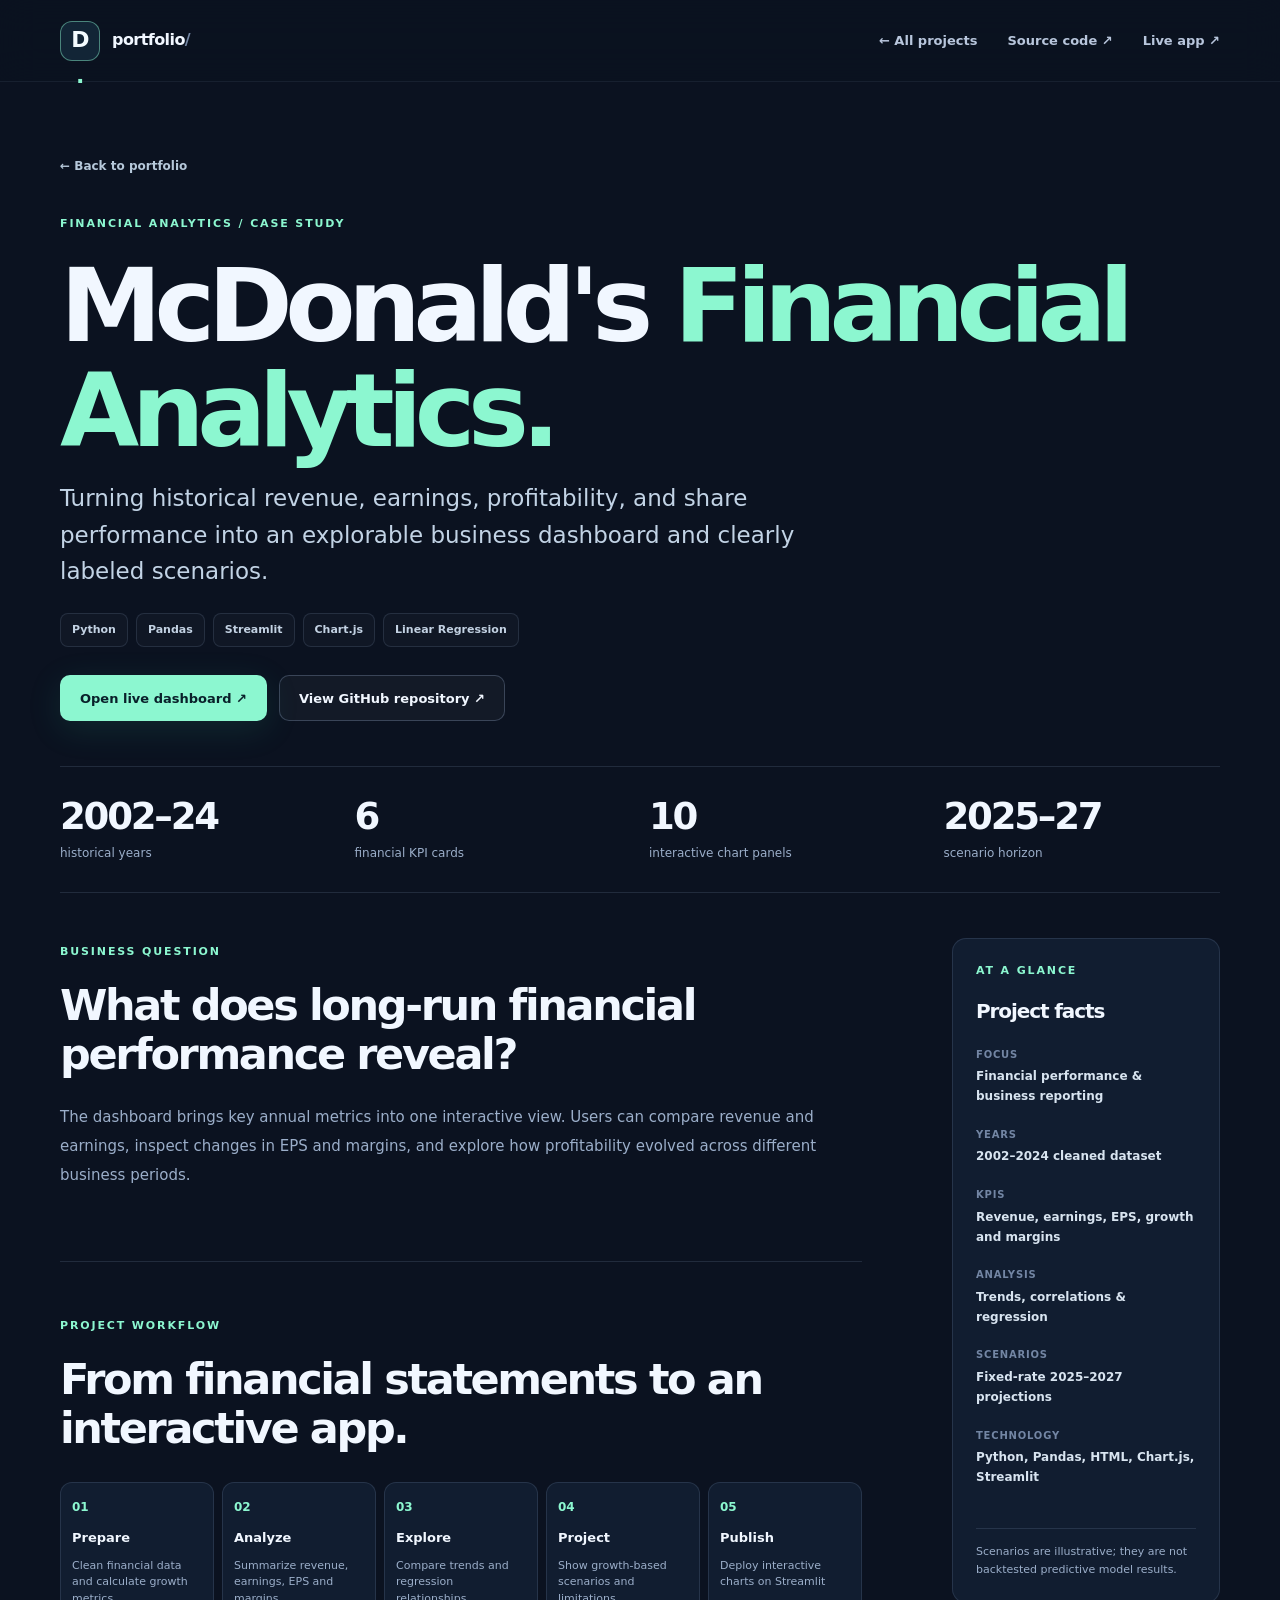
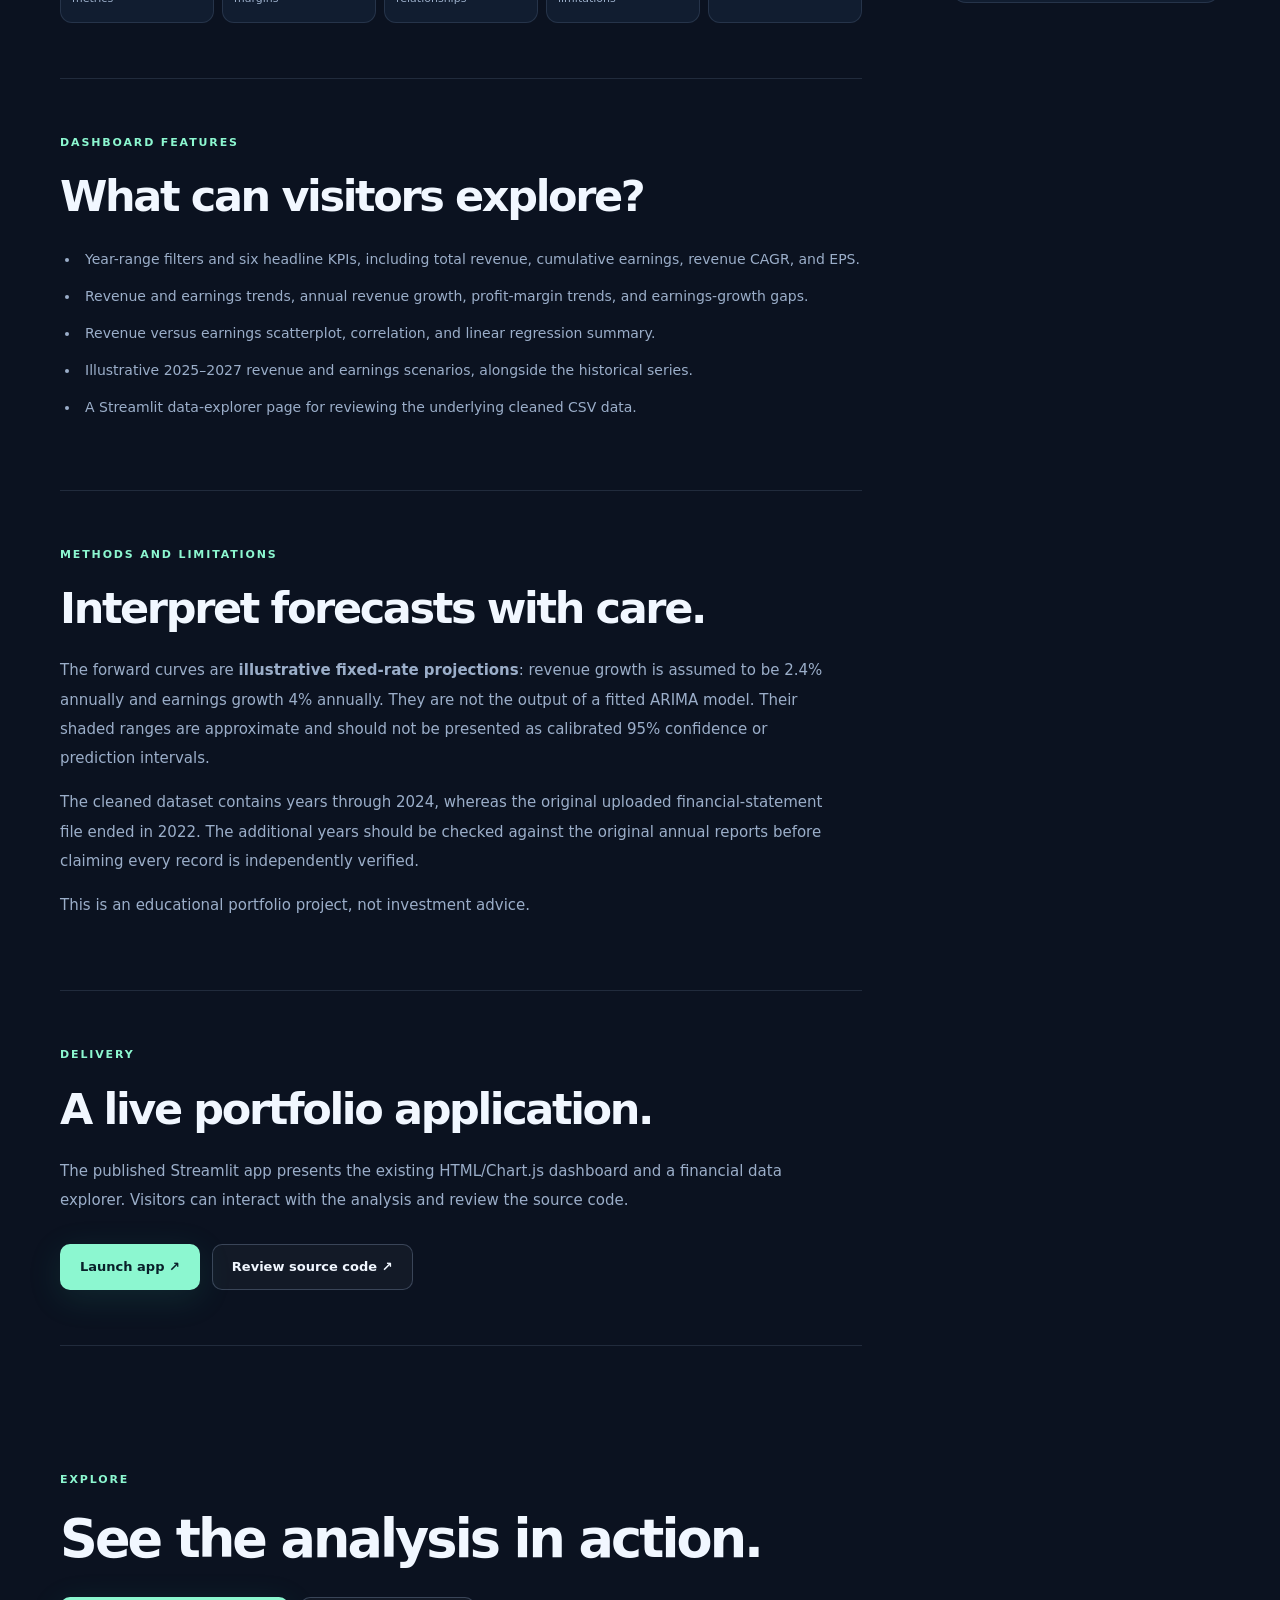
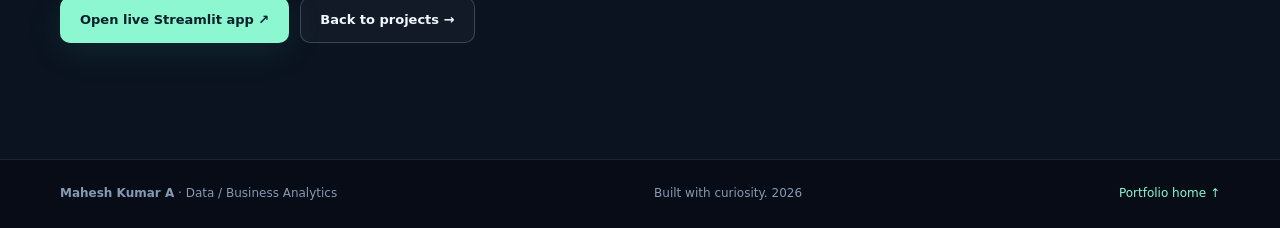
<file: mcdonalds-financial-analytics.html>
<!DOCTYPE html>
<html lang="en">
<head>
  <meta charset="UTF-8" />
  <meta name="viewport" content="width=device-width, initial-scale=1" />
  <meta name="theme-color" content="#0b1220" />
  <meta name="description" content="McDonald's Financial Analytics portfolio project: revenue, earnings, EPS, margins, regression, and illustrative financial scenarios." />
  <title>McDonald's Financial Analytics — Portfolio Case Study</title>
  <link rel="icon" type="image/svg+xml" href="favicon.svg" />
  <link rel="stylesheet" href="styles.css" />
  <script src="site-config.js" defer></script>
  <script src="script.js" defer></script>
</head>
<body class="case-page">
  <a class="skip-link" href="#main">Skip to content</a>
  <header class="site-header"><div class="container nav-wrap"><a class="brand" href="index.html"><span class="brand-mark">D<span class="brand-dot">.</span></span><span>portfolio<span class="muted">/</span></span></a><nav class="nav nav-case"><a href="index.html#projects">← All projects</a><a data-link="mcdonaldsGitHub" href="#" target="_blank" rel="noopener noreferrer">Source code ↗</a><a data-link="mcdonaldsDemo" href="#" target="_blank" rel="noopener noreferrer">Live app ↗</a></nav></div></header>
  <main id="main">
    <section class="case-hero container">
      <a class="back-link" href="index.html#projects">← Back to portfolio</a>
      <span class="section-kicker">FINANCIAL ANALYTICS / CASE STUDY</span>
      <h1>McDonald's <em>Financial Analytics.</em></h1>
      <p class="case-intro">Turning historical revenue, earnings, profitability, and share performance into an explorable business dashboard and clearly labeled scenarios.</p>
      <div class="case-tags"><span>Python</span><span>Pandas</span><span>Streamlit</span><span>Chart.js</span><span>Linear Regression</span></div>
      <div class="case-actions"><a class="button primary" data-link="mcdonaldsDemo" href="#" target="_blank" rel="noopener noreferrer">Open live dashboard ↗</a><a class="button secondary" data-link="mcdonaldsGitHub" href="#" target="_blank" rel="noopener noreferrer">View GitHub repository ↗</a></div>
    </section>
    <section class="container case-data-strip" aria-label="Project facts"><div><strong>2002–24</strong><span>historical years</span></div><div><strong>6</strong><span>financial KPI cards</span></div><div><strong>10</strong><span>interactive chart panels</span></div><div><strong>2025–27</strong><span>scenario horizon</span></div></section>
    <section class="case-content container"><div class="case-main">
      <section class="case-block"><span class="section-kicker">BUSINESS QUESTION</span><h2>What does long-run financial performance reveal?</h2><p>The dashboard brings key annual metrics into one interactive view. Users can compare revenue and earnings, inspect changes in EPS and margins, and explore how profitability evolved across different business periods.</p></section>
      <section class="case-block"><span class="section-kicker">PROJECT WORKFLOW</span><h2>From financial statements to an interactive app.</h2><div class="pipeline"><div><span>01</span><strong>Prepare</strong><small>Clean financial data and calculate growth metrics</small></div><div><span>02</span><strong>Analyze</strong><small>Summarize revenue, earnings, EPS and margins</small></div><div><span>03</span><strong>Explore</strong><small>Compare trends and regression relationships</small></div><div><span>04</span><strong>Project</strong><small>Show growth-based scenarios and limitations</small></div><div><span>05</span><strong>Publish</strong><small>Deploy interactive charts on Streamlit</small></div></div></section>
      <section class="case-block"><span class="section-kicker">DASHBOARD FEATURES</span><h2>What can visitors explore?</h2><ul class="clean-list"><li>Year-range filters and six headline KPIs, including total revenue, cumulative earnings, revenue CAGR, and EPS.</li><li>Revenue and earnings trends, annual revenue growth, profit-margin trends, and earnings-growth gaps.</li><li>Revenue versus earnings scatterplot, correlation, and linear regression summary.</li><li>Illustrative 2025–2027 revenue and earnings scenarios, alongside the historical series.</li><li>A Streamlit data-explorer page for reviewing the underlying cleaned CSV data.</li></ul></section>
      <section class="case-block"><span class="section-kicker">METHODS AND LIMITATIONS</span><h2>Interpret forecasts with care.</h2><p>The forward curves are <strong>illustrative fixed-rate projections</strong>: revenue growth is assumed to be 2.4% annually and earnings growth 4% annually. They are not the output of a fitted ARIMA model. Their shaded ranges are approximate and should not be presented as calibrated 95% confidence or prediction intervals.</p><p>The cleaned dataset contains years through 2024, whereas the original uploaded financial-statement file ended in 2022. The additional years should be checked against the original annual reports before claiming every record is independently verified.</p><p>This is an educational portfolio project, not investment advice.</p></section>
      <section class="case-block"><span class="section-kicker">DELIVERY</span><h2>A live portfolio application.</h2><p>The published Streamlit app presents the existing HTML/Chart.js dashboard and a financial data explorer. Visitors can interact with the analysis and review the source code.</p><div class="case-actions"><a class="button primary" data-link="mcdonaldsDemo" href="#" target="_blank" rel="noopener noreferrer">Launch app ↗</a><a class="button secondary" data-link="mcdonaldsGitHub" href="#" target="_blank" rel="noopener noreferrer">Review source code ↗</a></div></section>
    </div><aside class="case-aside"><div class="aside-card"><span class="section-kicker">AT A GLANCE</span><h3>Project facts</h3><dl><dt>Focus</dt><dd>Financial performance &amp; business reporting</dd><dt>Years</dt><dd>2002–2024 cleaned dataset</dd><dt>KPIs</dt><dd>Revenue, earnings, EPS, growth and margins</dd><dt>Analysis</dt><dd>Trends, correlations &amp; regression</dd><dt>Scenarios</dt><dd>Fixed-rate 2025–2027 projections</dd><dt>Technology</dt><dd>Python, Pandas, HTML, Chart.js, Streamlit</dd></dl><div class="aside-note">Scenarios are illustrative; they are not backtested predictive model results.</div></div></aside></section>
    <section class="container case-end"><span class="section-kicker">EXPLORE</span><h2>See the analysis in action.</h2><a class="button primary" data-link="mcdonaldsDemo" href="#" target="_blank" rel="noopener noreferrer">Open live Streamlit app ↗</a><a class="button secondary" href="index.html#projects">Back to projects →</a></section>
  </main>
  <footer class="site-footer"><div class="container footer-inner"><span><strong data-text="name">Mahesh</strong> · Data / Business Analytics</span><span>Built with curiosity. <span id="year"></span></span><a href="index.html">Portfolio home ↑</a></div></footer>
</body>
</html>
</file>
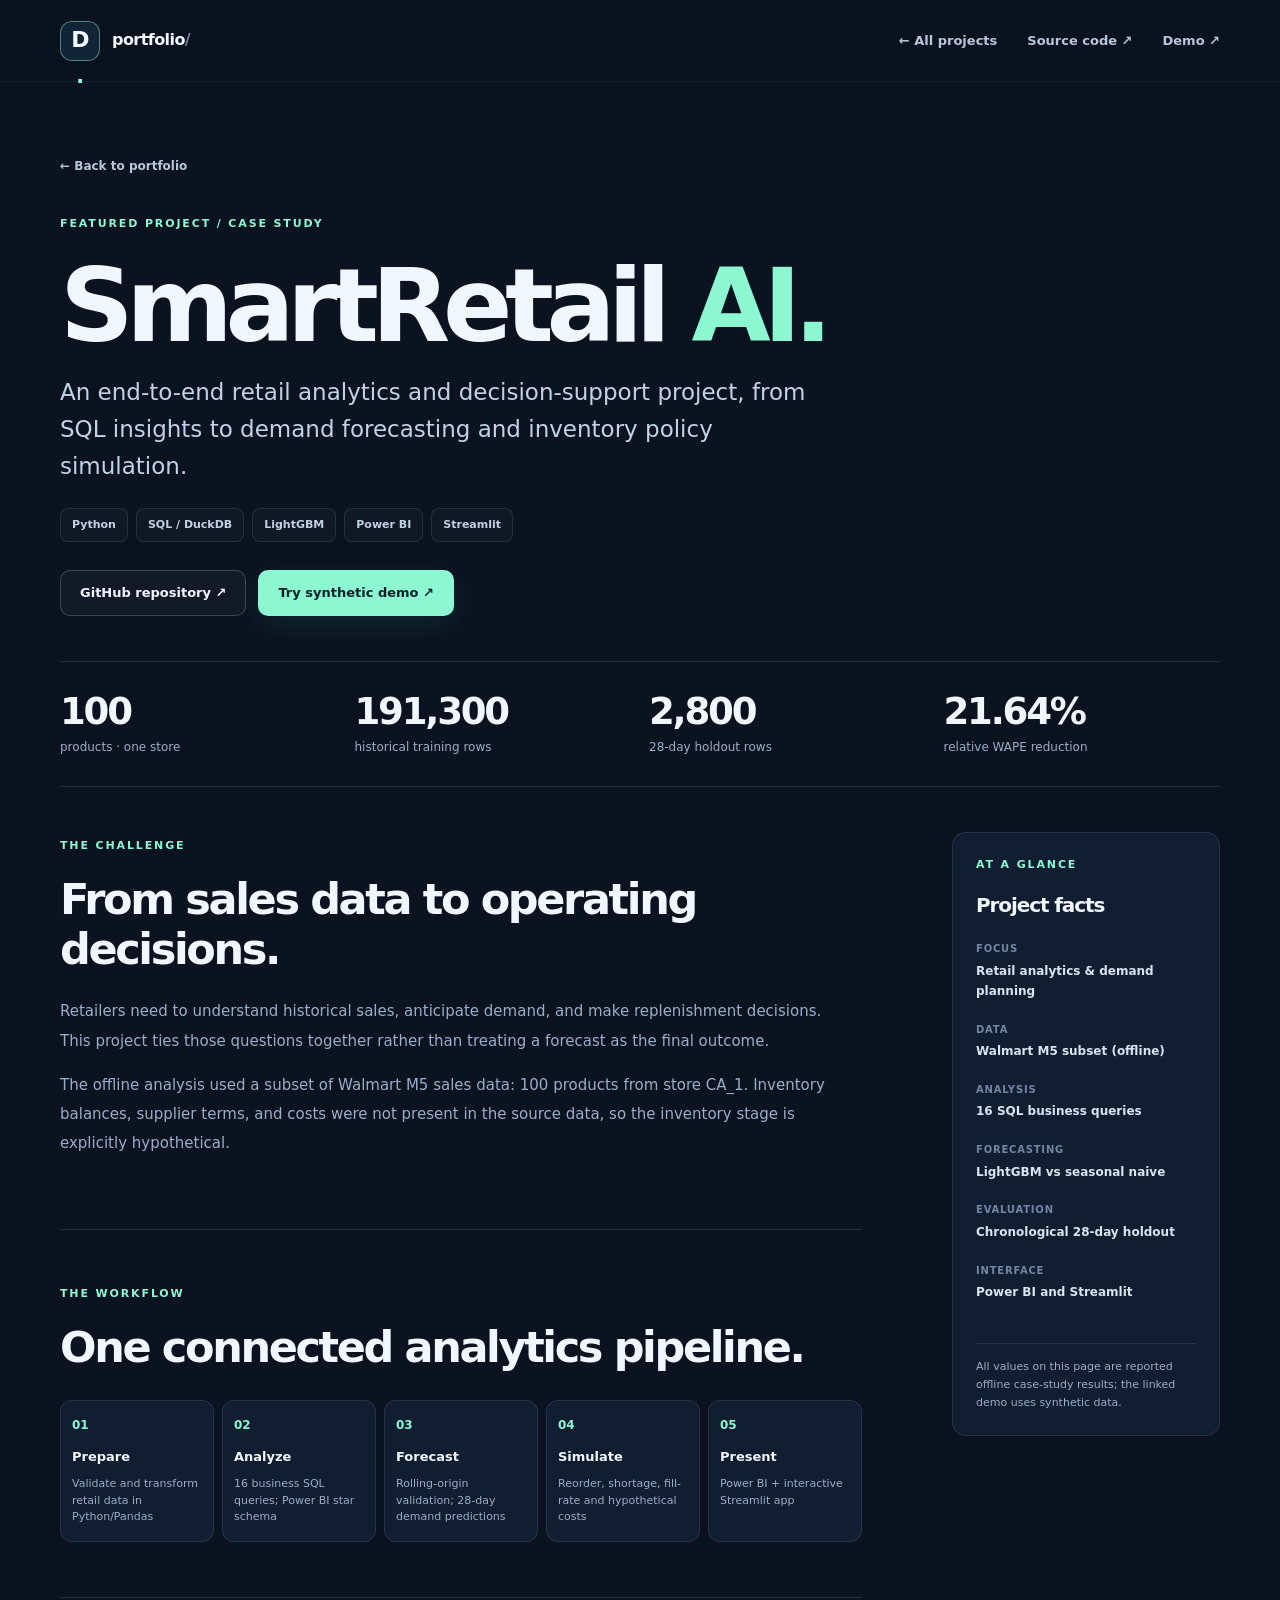
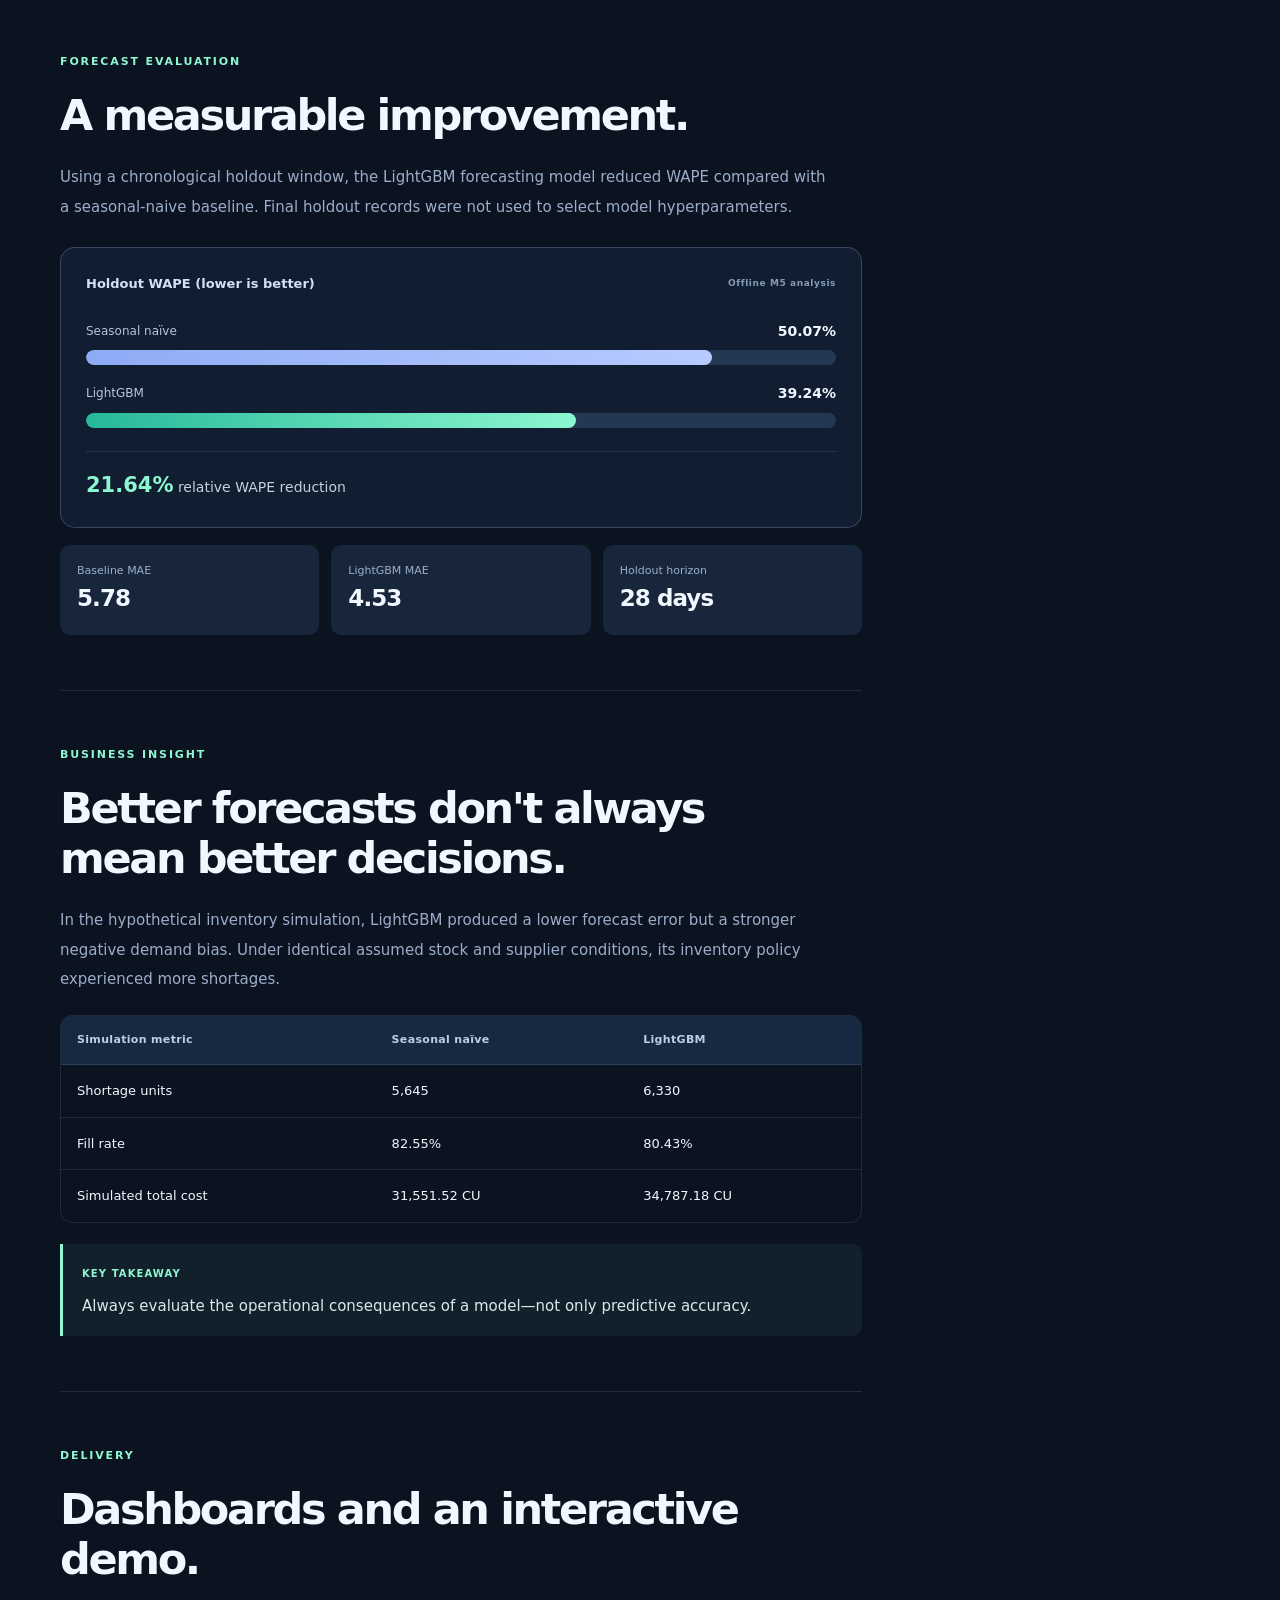
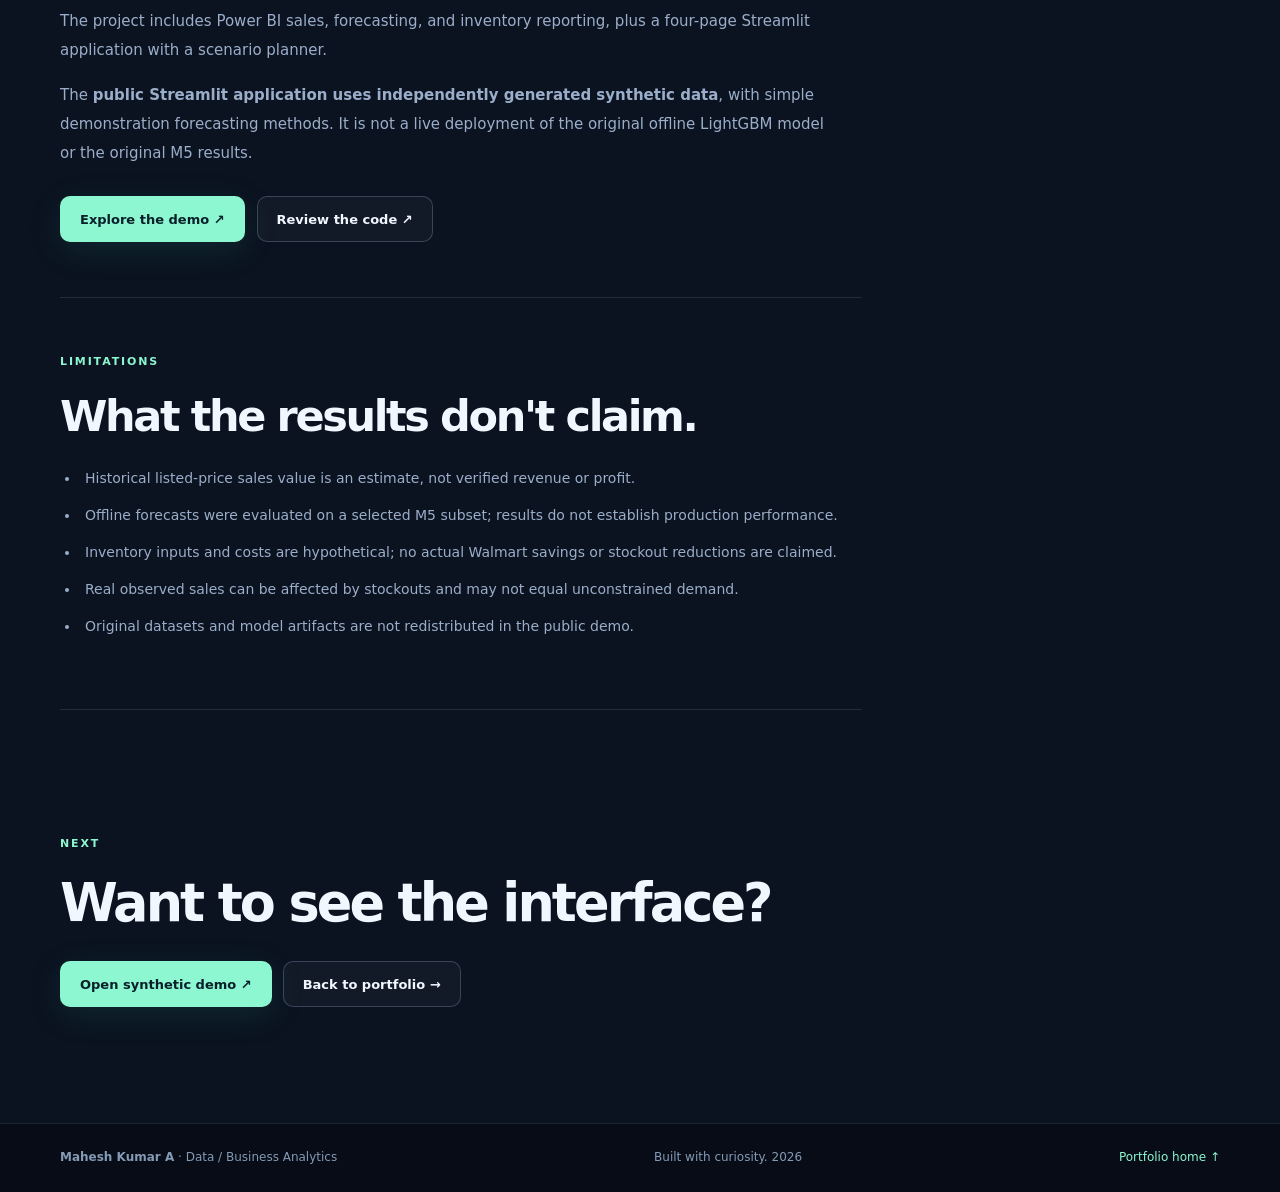
<file: smartretail-ai.html>
<!DOCTYPE html>
<html lang="en">
<head>
  <meta charset="UTF-8" /><meta name="viewport" content="width=device-width, initial-scale=1" /><meta name="theme-color" content="#0b1220" />
  <meta name="description" content="SmartRetail AI case study: SQL retail analytics, LightGBM demand forecasting, and simulated inventory decisions." />
  <title>SmartRetail AI — Portfolio Case Study</title>
  <link rel="icon" type="image/svg+xml" href="favicon.svg" />
  <link rel="stylesheet" href="styles.css" /><script src="site-config.js" defer></script><script src="script.js" defer></script>
</head>
<body class="case-page">
  <a class="skip-link" href="#main">Skip to content</a>
  <header class="site-header"><div class="container nav-wrap"><a class="brand" href="index.html"><span class="brand-mark">D<span class="brand-dot">.</span></span><span>portfolio<span class="muted">/</span></span></a><nav class="nav nav-case"><a href="index.html#projects">← All projects</a><a data-link="projectGitHub" href="#" target="_blank" rel="noopener noreferrer">Source code ↗</a><a data-link="projectDemo" href="#" target="_blank" rel="noopener noreferrer">Demo ↗</a></nav></div></header>
  <main id="main">
    <section class="case-hero container"><a class="back-link" href="index.html#projects">← Back to portfolio</a><span class="section-kicker">FEATURED PROJECT / CASE STUDY</span><h1>SmartRetail <em>AI.</em></h1><p class="case-intro">An end-to-end retail analytics and decision-support project, from SQL insights to demand forecasting and inventory policy simulation.</p><div class="case-tags"><span>Python</span><span>SQL / DuckDB</span><span>LightGBM</span><span>Power BI</span><span>Streamlit</span></div><div class="case-actions"><a data-link="projectGitHub" class="button secondary" href="#" target="_blank" rel="noopener noreferrer">GitHub repository ↗</a><a data-link="projectDemo" class="button primary" href="#" target="_blank" rel="noopener noreferrer">Try synthetic demo ↗</a></div></section>
    <section class="container case-data-strip" aria-label="Project results"><div><strong>100</strong><span>products · one store</span></div><div><strong>191,300</strong><span>historical training rows</span></div><div><strong>2,800</strong><span>28-day holdout rows</span></div><div><strong>21.64%</strong><span>relative WAPE reduction</span></div></section>
    <section class="case-content container"><div class="case-main"><section class="case-block"><span class="section-kicker">THE CHALLENGE</span><h2>From sales data to operating decisions.</h2><p>Retailers need to understand historical sales, anticipate demand, and make replenishment decisions. This project ties those questions together rather than treating a forecast as the final outcome.</p><p>The offline analysis used a subset of Walmart M5 sales data: 100 products from store CA_1. Inventory balances, supplier terms, and costs were not present in the source data, so the inventory stage is explicitly hypothetical.</p></section><section class="case-block"><span class="section-kicker">THE WORKFLOW</span><h2>One connected analytics pipeline.</h2><div class="pipeline"><div><span>01</span><strong>Prepare</strong><small>Validate and transform retail data in Python/Pandas</small></div><div><span>02</span><strong>Analyze</strong><small>16 business SQL queries; Power BI star schema</small></div><div><span>03</span><strong>Forecast</strong><small>Rolling-origin validation; 28-day demand predictions</small></div><div><span>04</span><strong>Simulate</strong><small>Reorder, shortage, fill-rate and hypothetical costs</small></div><div><span>05</span><strong>Present</strong><small>Power BI + interactive Streamlit app</small></div></div></section><section class="case-block"><span class="section-kicker">FORECAST EVALUATION</span><h2>A measurable improvement.</h2><p>Using a chronological holdout window, the LightGBM forecasting model reduced WAPE compared with a seasonal-naive baseline. Final holdout records were not used to select model hyperparameters.</p><div class="comparison"><div class="comparison-top"><span>Holdout WAPE (lower is better)</span><span>Offline M5 analysis</span></div><div class="bar-label"><span>Seasonal naïve</span><strong>50.07%</strong></div><div class="bar-track"><div class="bar baseline"></div></div><div class="bar-label"><span>LightGBM</span><strong>39.24%</strong></div><div class="bar-track"><div class="bar ml"></div></div><div class="comparison-callout"><strong>21.64%</strong> relative WAPE reduction</div></div><div class="mini-stats"><div><span>Baseline MAE</span><strong>5.78</strong></div><div><span>LightGBM MAE</span><strong>4.53</strong></div><div><span>Holdout horizon</span><strong>28 days</strong></div></div></section><section class="case-block"><span class="section-kicker">BUSINESS INSIGHT</span><h2>Better forecasts don't always mean better decisions.</h2><p>In the hypothetical inventory simulation, LightGBM produced a lower forecast error but a stronger negative demand bias. Under identical assumed stock and supplier conditions, its inventory policy experienced more shortages.</p><div class="result-table-wrap"><table class="result-table"><thead><tr><th>Simulation metric</th><th>Seasonal naïve</th><th>LightGBM</th></tr></thead><tbody><tr><td>Shortage units</td><td>5,645</td><td>6,330</td></tr><tr><td>Fill rate</td><td>82.55%</td><td>80.43%</td></tr><tr><td>Simulated total cost</td><td>31,551.52 CU</td><td>34,787.18 CU</td></tr></tbody></table></div><div class="insight-callout"><span>KEY TAKEAWAY</span><p>Always evaluate the operational consequences of a model—not only predictive accuracy.</p></div></section><section class="case-block"><span class="section-kicker">DELIVERY</span><h2>Dashboards and an interactive demo.</h2><p>The project includes Power BI sales, forecasting, and inventory reporting, plus a four-page Streamlit application with a scenario planner.</p><p>The <strong>public Streamlit application uses independently generated synthetic data</strong>, with simple demonstration forecasting methods. It is not a live deployment of the original offline LightGBM model or the original M5 results.</p><div class="case-actions"><a class="button primary" data-link="projectDemo" href="#" target="_blank" rel="noopener noreferrer">Explore the demo ↗</a><a class="button secondary" data-link="projectGitHub" href="#" target="_blank" rel="noopener noreferrer">Review the code ↗</a></div></section><section class="case-block"><span class="section-kicker">LIMITATIONS</span><h2>What the results don't claim.</h2><ul class="clean-list"><li>Historical listed-price sales value is an estimate, not verified revenue or profit.</li><li>Offline forecasts were evaluated on a selected M5 subset; results do not establish production performance.</li><li>Inventory inputs and costs are hypothetical; no actual Walmart savings or stockout reductions are claimed.</li><li>Real observed sales can be affected by stockouts and may not equal unconstrained demand.</li><li>Original datasets and model artifacts are not redistributed in the public demo.</li></ul></section></div><aside class="case-aside"><div class="aside-card"><span class="section-kicker">AT A GLANCE</span><h3>Project facts</h3><dl><dt>Focus</dt><dd>Retail analytics & demand planning</dd><dt>Data</dt><dd>Walmart M5 subset (offline)</dd><dt>Analysis</dt><dd>16 SQL business queries</dd><dt>Forecasting</dt><dd>LightGBM vs seasonal naive</dd><dt>Evaluation</dt><dd>Chronological 28-day holdout</dd><dt>Interface</dt><dd>Power BI and Streamlit</dd></dl><div class="aside-note">All values on this page are reported offline case-study results; the linked demo uses synthetic data.</div></div></aside></section>
    <section class="container case-end"><span class="section-kicker">NEXT</span><h2>Want to see the interface?</h2><a class="button primary" data-link="projectDemo" href="#" target="_blank" rel="noopener noreferrer">Open synthetic demo ↗</a><a class="button secondary" href="index.html">Back to portfolio →</a></section>
  </main>
  <footer class="site-footer"><div class="container footer-inner"><span><strong data-text="name">Your Name</strong> · Data / Business Analytics</span><span>Built with curiosity. <span id="year"></span></span><a href="index.html">Portfolio home ↑</a></div></footer>
</body>
</html>
</file>
<file: styles.css>
/* SmartRetail AI portfolio website • static HTML/CSS/JS, no framework required */
:root {
  --bg: #0b1220;
  --bg-deep: #070c16;
  --surface: #111d30;
  --surface-2: #14223a;
  --surface-3: #182940;
  --border: rgba(180, 205, 241, .13);
  --border-strong: rgba(180, 205, 241, .24);
  --text: #f1f7ff;
  --muted: #9baec9;
  --dim: #7386a4;
  --accent: #8cf7d0;
  --blue: #7b9dff;
  --purple: #ba9ffc;
  --max: 1160px;
  --shadow: 0 30px 90px rgba(0,0,0,.24);
}
*, *::before, *::after {box-sizing: border-box}
html {scroll-behavior: smooth; scroll-padding-top: 88px}
body {margin: 0; color: var(--text); background: var(--bg); font-family: Inter, ui-sans-serif, system-ui, -apple-system, BlinkMacSystemFont, "Segoe UI", sans-serif; line-height: 1.65; font-size: 16px; -webkit-font-smoothing: antialiased}
body::selection {background: #b3ffdc; color: #071827}
a {color: inherit; text-decoration: none}
a:focus-visible, button:focus-visible {outline: 3px solid var(--accent); outline-offset: 4px}
button {font: inherit; cursor: pointer}
.container {width: min(var(--max), calc(100% - 64px)); margin-inline: auto}
.site-glow {height: 610px; position: absolute; pointer-events: none; z-index: -1; inset: 0 0 auto; background: radial-gradient(ellipse 620px 400px at 70% 30%, rgba(72,100,179,.18), transparent 75%), radial-gradient(ellipse 460px 320px at 15% 16%, rgba(24,155,133,.08), transparent 80%)}
.skip-link {position: absolute; top: -60px; left: 12px; z-index: 50; padding: 9px 18px; border-radius: 8px; background: var(--accent); color: #091528}
.skip-link:focus {top: 10px}
.site-header {position: sticky; z-index: 30; top: 0; border-bottom: 1px solid rgba(190,217,250,.07); background: rgba(11,18,32,.89); backdrop-filter: blur(18px); -webkit-backdrop-filter: blur(18px)}
.nav-wrap {display: flex; align-items: center; justify-content: space-between; min-height: 81px; gap: 28px}
.brand {display: inline-flex; align-items: center; gap: 12px; font-size: 16px; letter-spacing: -.035em; font-weight: 770; white-space: nowrap}
.brand-mark {display: inline-grid; place-items: center; border: 1px solid rgba(140,247,208,.46); width: 40px; height: 40px; border-radius: 12px; background: #122536; color: #f4fcff; font-weight: 800; font-size: 22px}
.brand-dot, .accent {color: var(--accent)}
.muted {color: var(--dim)}
.nav {display: flex; align-items: center; gap: 28px}
.nav>a {font-size: 13px; font-weight: 650; color: #b8c6dc; transition: color .2s ease}
.nav>a:hover, .nav>a.active {color: var(--accent)}
.nav a.nav-cta {padding: 9px 15px; color: #0b1925; border-radius: 8px; background: var(--accent)}
.nav a.nav-cta:hover {color: #0b1925; background: #b1ffe5}
.menu-toggle {display: none; border: 1px solid var(--border); border-radius: 9px; background: var(--surface); color: var(--text); width: 44px; height: 40px; align-items: center; justify-content: center; flex-direction: column; gap: 5px}
.menu-toggle span {display: block; width: 20px; height: 2px; border-radius: 2px; background: var(--text)}
.section {padding-block: 100px; position: relative}
.section-kicker {display: block; margin-bottom: 20px; color: var(--accent); font-size: 11px; font-weight: 800; letter-spacing: .17em}
h1, h2, h3, p {margin-top: 0}
h1, h2, h3 {line-height: 1.15; letter-spacing: -.055em}
h2 {font-size: clamp(34px,4.1vw,56px); max-width: 760px; margin-bottom: 0}
h3 {font-size: 22px}
p {color: var(--muted)}
.hero {min-height: 670px; display: grid; grid-template-columns: 1.04fr .96fr; gap: 50px; align-items: center; padding-top: 100px; padding-bottom: 105px}
.hero-copy {position: relative; z-index: 2}
.status-pill {display: inline-flex; align-items: center; gap: 9px; border: 1px solid rgba(140,247,208,.23); border-radius: 50px; background: rgba(140,247,208,.06); color: var(--accent); font-weight: 730; font-size: 10px; letter-spacing: .11em; padding: 10px 13px; margin-bottom: 32px}
.status-light, .meta-dot {height: 7px; width: 7px; border-radius: 50%; display: inline-block; background: var(--accent); box-shadow: 0 0 15px rgba(140,247,208,.6)}
.eyebrow {font-size: 12px; letter-spacing: .16em; color: #acc0d6; font-weight: 800; margin-bottom: 12px}
.eyebrow span {color: var(--accent)}
h1 {font-size: clamp(52px, 5.45vw, 83px); line-height: 1.03; font-weight: 790; margin-bottom: 24px; letter-spacing: -.073em}
h1 em {color: var(--accent); font-style: normal}
.hero-description {max-width: 550px; color: #b6c6dc; font-size: 18px; line-height: 1.8}
.hero-actions, .case-actions, .contact-actions, .project-links {display: flex; align-items: center; flex-wrap: wrap; gap: 12px; margin-top: 28px}
.button {display: inline-flex; align-items: center; justify-content: center; min-height: 46px; gap: 12px; padding: 10px 19px; border-radius: 10px; font-size: 13px; font-weight: 800; transition: transform .2s ease, background .2s ease, border .2s ease; border: 1px solid transparent}
.button:hover {transform: translateY(-2px)}
.button.primary {background: var(--accent); color: #09202a; box-shadow: 0 8px 34px rgba(48,196,154,.13)}
.button.primary:hover {background: #b7ffe3}
.button.secondary {background: rgba(255,255,255,.035); color: var(--text); border-color: var(--border-strong)}
.button.secondary:hover {border-color: var(--accent); background: rgba(140,247,208,.05)}
.hero-meta {display: flex; align-items: center; flex-wrap: wrap; gap: 16px; margin-top: 36px; font-size: 12px; color: #acbbd0}
.hero-meta>span {display: flex; align-items: center; gap: 9px}
.hero-meta .meta-divider {width: 1px; height: 17px; background: var(--border-strong)}
.hero-visual {min-width: 0; position: relative; isolation: isolate}
.visual-grid {position: absolute; inset: -35px; background-image: linear-gradient(rgba(155,185,220,.04) 1px,transparent 1px),linear-gradient(90deg,rgba(155,185,220,.04) 1px,transparent 1px); background-size: 28px 28px; mask-image: radial-gradient(ellipse at center,#000 20%,transparent 73%); z-index: -1}
.dash-shell {padding: 22px; background: linear-gradient(145deg, #17273d, #101c2e); border: 1px solid rgba(165,196,232,.24); border-radius: 20px; box-shadow: 0 36px 105px rgba(0,0,0,.35), 0 0 0 8px rgba(255,255,255,.015); transform: rotate(-2deg)}
.dash-top {display: flex; justify-content: space-between; align-items: center; gap: 10px; margin-bottom: 24px}
.dash-dots {display: flex; gap: 5px}
.dash-dots i {width: 7px; height: 7px; background: #506780; border-radius: 50%}
.dash-dots i:first-child {background: #ff807d}.dash-dots i:nth-child(2) {background: #f8cb75}.dash-dots i:nth-child(3){background: #89ddbf}
.dash-name, .live-indicator {font-size: 9px; letter-spacing: .11em; color: var(--dim); font-weight: 780}
.live-indicator {color: #7fd5b7}
.dash-kpis {display: grid; grid-template-columns: 1fr 1fr; gap: 12px; margin-bottom: 14px}
.dash-kpis>div {background: rgba(7,14,27,.62); border: 1px solid var(--border); border-radius: 10px; padding: 15px}
.dash-kpis span, .dash-kpis small {display: block; font-size: 10px; color: #92a5c2}
.dash-kpis span {letter-spacing: .07em; font-weight: 700}
.dash-kpis strong {display: block; font-size: clamp(23px,3vw,35px); letter-spacing: -.055em; line-height: 1.2; margin: 7px 0 4px}
.dash-chart {padding: 18px; background: #0c1829; border: 1px solid var(--border); border-radius: 12px}
.chart-heading, .comparison-top {display: flex; justify-content: space-between; gap: 10px; align-items: center; margin-bottom: 20px; font-size: 13px; color: #d1e2f4; font-weight: 780}
.chart-heading span:last-child, .comparison-top span:last-child {font-size: 9px; letter-spacing: .065em; color: #849bb8; font-weight: 700}
.bar-label {display: flex; justify-content: space-between; align-items: center; gap: 12px; font-size: 12px; color: #b6c5d9; margin: 13px 0 7px}
.bar-label strong {font-size: 14px; color: var(--text)}
.bar-track {height: 12px; border-radius: 99px; background: #253851; overflow: hidden}
.bar {height: 100%; border-radius: 99px}
.bar.baseline {width: 83.45%; background: linear-gradient(90deg,#8eabf6,#b8cbff)}
.bar.ml {width: 65.39%; background: linear-gradient(90deg,#26b99a,#8cf7d0)}
.chart-footer {display: flex; justify-content: space-between; color: var(--accent); font-size: 11px; font-weight: 750; margin-top: 18px; border-top: 1px solid var(--border); padding-top: 13px}
.sparkle {font-size: 18px}
.floating-tag {position: absolute; padding: 10px 17px; border-radius: 11px; background: #192a3c; border: 1px solid var(--border-strong); box-shadow: var(--shadow); font-size: 11px; font-weight: 800; letter-spacing: .04em}
.floating-tag span {color: var(--accent)}
.tag-left {left: -29px; bottom: 35px; transform: rotate(4deg)}.tag-right {right: -22px; top: 60px; transform: rotate(7deg)}
.about-section {background: linear-gradient(180deg, rgba(27,48,70,.28), rgba(27,48,70,.13)); border-block: 1px solid rgba(180,205,241,.055)}
.two-column {display: grid; grid-template-columns: .95fr 1.05fr; gap: 80px; align-items: start}
.highlight {color: var(--accent)}
.about-body p {font-size: 17px; line-height: 1.9; margin-bottom: 16px}
.mini-principles {display: flex; flex-wrap: wrap; gap: 10px; margin-top: 26px}
.mini-principles span, .chips span, .case-tags span {font-size: 11px; font-weight: 700; border: 1px solid var(--border); color: #c3d2e3; padding: 7px 11px; border-radius: 8px; background: rgba(255,255,255,.025)}
.section-heading {display: flex; align-items: end; justify-content: space-between; gap: 34px; margin-bottom: 36px}
.section-heading p {max-width: 310px; font-size: 14px; margin-bottom: 0}
.skill-grid {display: grid; grid-template-columns: repeat(4,minmax(0,1fr)); gap: 16px}
.skill-card {min-height: 340px; position: relative; display: flex; flex-direction: column; padding: 25px 21px; border: 1px solid var(--border); border-radius: 15px; background: linear-gradient(180deg,#131f32,#101b2e); transition: border .2s, transform .2s}
.skill-card:hover {transform: translateY(-3px); border-color: rgba(140,247,208,.32)}
.skill-number {position: absolute; right: 21px; top: 21px; font-size: 10px; letter-spacing: .12em; color: #697e9b}
.skill-icon {display: grid; place-items: center; width: 48px; height: 48px; border-radius: 12px; background: #193244; color: var(--accent); font-size: 22px; margin-bottom: 40px; font-weight: 650}
.skill-card h3 {font-size: 18px; margin-bottom: 9px; letter-spacing: -.025em}
.skill-card p {font-size: 13px; line-height: 1.7; margin-bottom: 18px}
.chips {display: flex; gap: 6px; flex-wrap: wrap; margin-top: auto}.chips span {font-size: 10px; padding: 5px 8px}
.projects-section {padding-top: 90px}
.project-feature {display: grid; grid-template-columns: 1.03fr .97fr; border-radius: 19px; border: 1px solid var(--border-strong); overflow: hidden; background: #142037; box-shadow: var(--shadow)}
.project-art {position: relative; display: flex; flex-direction: column; min-height: 520px; padding: 27px; overflow: hidden; isolation: isolate; background: radial-gradient(ellipse at 80% 20%, rgba(102,156,244,.35), transparent 50%), linear-gradient(140deg,#164457,#132a4a 62%,#0a2033)}
.project-art::before {content: ''; position: absolute; inset: 0; opacity: .17; z-index: -1; background-image: linear-gradient(rgba(210,254,255,.15) 1px,transparent 1px),linear-gradient(90deg,rgba(210,254,255,.15) 1px,transparent 1px); background-size: 30px 30px}
.art-topline, .art-bottom {display: flex; justify-content: space-between; color: #cae9f7; font-size: 10px; font-weight: 760; letter-spacing: .14em}
.art-center {position: relative; z-index: 2; margin: auto 0; padding-top: 30px}
.art-label {font-size: 11px; font-weight: 850; letter-spacing: .18em; color: var(--accent)}
.art-center strong {display: block; font-size: clamp(52px,5.5vw,83px); line-height: .99; letter-spacing: -.085em; margin-top: 15px}
.art-center strong span {color: #85f0d0}
.art-chart {width: 95%; height: auto; position: absolute; left: 4%; bottom: 80px; opacity: .5; z-index: 1}
.art-bottom {z-index: 2; margin-top: auto}.orbit-mark {font-size: 23px; line-height: .5}
.project-details {padding: 40px; display: flex; flex-direction: column; justify-content: center}
.project-type {font-size: 10px; letter-spacing: .14em; font-weight: 850; color: var(--accent); margin-bottom: 15px}
.project-details h3 {font-size: clamp(33px,3vw,47px); margin-bottom: 13px}
.project-details p {font-size: 14px; line-height: 1.83; margin-bottom: 13px}
.project-details .project-lead {font-size: 17px; font-weight: 660; color: #d4e4f3; line-height: 1.6}
.project-metrics {display: grid; grid-template-columns: repeat(3,minmax(0,1fr)); gap: 12px; margin-top: 19px; margin-bottom: 17px; padding-block: 19px; border-block: 1px solid var(--border)}
.project-metrics strong {display: block; font-size: clamp(19px,2.2vw,26px); letter-spacing: -.045em}
.project-metrics span {display: block; font-size: 10px; line-height: 1.4; margin-top: 3px; color: var(--muted)}
.project-tools {font-size: 11px; color: #a8c4dc; font-weight: 660}
.project-links {margin-top: 26px; gap: 18px}
.text-link {font-weight: 750; font-size: 12px; color: var(--accent)}.text-link:hover {text-decoration: underline;text-underline-offset: 4px}
.project-note {border-left: 2px solid var(--accent); padding-left: 16px; margin-top: 19px; max-width: 860px; font-size: 12px; line-height: 1.8}
.approach-section {background: linear-gradient(180deg,rgba(29,50,77,.23),transparent)}
.steps {display: grid; grid-template-columns: repeat(4,1fr); margin-top: 36px; gap: 16px}
.step {padding: 22px 20px; border-top: 1px solid var(--border-strong)}
.step-count {font-size: 24px; color: var(--accent); font-weight: 760; margin-bottom: 28px}
.step h3 {font-size: 17px; margin-bottom: 12px}
.step p {font-size: 13px; line-height: 1.75}
.experience-section {padding-block: 78px; border-top: 1px solid var(--border)}
.experience-card {display: flex; justify-content: space-between; gap: 24px; padding: 28px; background: linear-gradient(130deg,#14253a,#0e1a2d); border: 1px solid var(--border); border-radius: 16px}
.experience-card h3 {margin: 6px 0 8px; font-size: 23px}
.experience-card p {font-size: 14px; max-width: 680px; line-height: 1.8; margin: 0}
.experience-tag {flex-shrink: 0; align-self: flex-start; color: var(--accent); border: 1px solid rgba(140,247,208,.25); background: rgba(140,247,208,.06); border-radius: 999px; padding: 7px 12px; font-size: 11px; font-weight: 750}
.contact-section {padding-top: 100px; padding-bottom: 110px}
.contact-box {position: relative; overflow: hidden; display: flex; align-items: center; justify-content: space-between; padding: 55px 60px; gap: 40px; border-radius: 22px; border: 1px solid rgba(140,247,208,.23); background: radial-gradient(ellipse at 100% 15%,rgba(35,151,140,.18),transparent 60%),linear-gradient(125deg,#14303c,#142139)}
.contact-box>div:first-child {max-width: 600px; z-index: 1}
.contact-box h2 {font-size: clamp(43px,5vw,68px)}
.contact-box p {max-width: 530px; margin-top: 16px; font-size: 16px}
.contact-decoration {font-size: clamp(50px,6vw,90px); font-weight: 850; letter-spacing: -.075em; line-height: .92; color: rgba(186,219,235,.075); text-align: right; white-space: nowrap; user-select: none}
.contact-decoration .accent {color: rgba(140,247,208,.19)}
.site-footer {border-top: 1px solid var(--border); padding-block: 24px; background: var(--bg-deep)}
.footer-inner {display: flex; align-items: center; justify-content: space-between; gap: 24px; flex-wrap: wrap; font-size: 12px; color: #849ab5}
.footer-inner a {color: var(--accent)}
/* Case study page */
.case-page {background: #0b1220}
.nav-case {gap: 30px}
.case-hero {padding-top: 70px; padding-bottom: 45px}
.back-link {display: inline-block; margin-bottom: 38px; font-size: 12px; font-weight: 800; color: #b6c8da}.back-link:hover {color: var(--accent)}
.case-hero h1 {font-size: clamp(65px,8vw,116px); margin: 0 0 16px}
.case-intro {font-size: clamp(18px,2.1vw,23px); line-height: 1.6; max-width: 760px; color: #c2d3e5}
.case-tags {display: flex; flex-wrap: wrap; gap: 8px}
.case-data-strip {display: grid; grid-template-columns: repeat(4,1fr); gap: 18px; border-block: 1px solid var(--border); padding-block: 28px}
.case-data-strip div {display: flex; flex-direction: column; gap: 4px}.case-data-strip strong {font-size: clamp(25px,2.9vw,38px); letter-spacing: -.06em; line-height: 1.2}.case-data-strip span {color: var(--muted); font-size: 12px}
.case-content {display: grid; grid-template-columns: minmax(0,1fr) 268px; gap: 90px; padding-top: 45px; padding-bottom: 50px; align-items: start}
.case-main {min-width: 0}
.case-block {padding-block: 55px; border-bottom: 1px solid var(--border)}.case-block:first-child {padding-top: 5px}
.case-block h2 {font-size: clamp(30px,3.4vw,43px); margin-bottom: 23px}.case-block p {font-size: 15px; line-height: 1.95; max-width: 770px}
.pipeline {display: grid; grid-template-columns: repeat(5,minmax(0,1fr)); gap: 8px; margin-top: 28px}
.pipeline div {border: 1px solid var(--border); border-radius: 12px; padding: 15px 11px; background: var(--surface); min-width: 0}
.pipeline span {display: block; font-size: 12px; color: var(--accent); margin-bottom: 10px; font-weight: 800}
.pipeline strong {font-size: 13px; display: block; margin-bottom: 9px}.pipeline small {display: block; color: var(--muted); font-size: 11px; line-height: 1.5}
.comparison {padding: 25px; background: var(--surface); border: 1px solid var(--border-strong); border-radius: 15px; margin-top: 25px}.comparison-top {margin-bottom: 26px}
.comparison .bar-track {height: 15px}.comparison .bar-label {margin-top: 17px}.comparison-callout {border-top: 1px solid var(--border); padding-top: 16px; margin-top: 23px; font-size: 14px; color: #bfd3dc}.comparison-callout strong {color: var(--accent); font-size: 21px}
.mini-stats {display: grid; grid-template-columns: repeat(3,1fr); gap: 12px; margin-top: 17px}.mini-stats div {background: #17263a; border-radius: 10px; padding: 17px}.mini-stats span {display: block; font-size: 11px; color: var(--muted)}.mini-stats strong {font-size: 23px; letter-spacing: -.04em}
.result-table-wrap {overflow-x: auto; border: 1px solid var(--border); border-radius: 12px; margin-block: 21px}.result-table {border-collapse: collapse; min-width: 480px; width: 100%; text-align: left; font-size: 13px}.result-table th, .result-table td {padding: 15px 16px; border-bottom: 1px solid var(--border); white-space: nowrap}.result-table th {background: #172940; font-size: 11px; letter-spacing: .03em; color: #bacfe4}.result-table tr:last-child td {border-bottom: 0}.result-table td:not(:first-child) {font-variant-numeric: tabular-nums}
.insight-callout {background: rgba(140,247,208,.06); border-left: 3px solid var(--accent); padding: 15px 19px; border-radius: 0 10px 10px 0}.insight-callout span {font-size: 10px; letter-spacing: .11em; font-weight: 840; color: var(--accent)}.insight-callout p {margin: 7px 0 0; color: #d8e9ed}
.clean-list {padding-left: 20px; color: var(--muted); font-size: 14px; line-height: 2}.clean-list li {padding-left: 5px; margin-bottom: 9px}
.case-aside {position: sticky; top: 110px}.aside-card {border: 1px solid var(--border); border-radius: 14px; background: var(--surface); padding: 23px}.aside-card h3 {font-size: 20px}.aside-card dl {display: grid; gap: 4px; margin: 24px 0}.aside-card dt {font-size: 10px; color: var(--dim); letter-spacing: .08em; text-transform: uppercase; font-weight: 750}.aside-card dd {font-size: 12px; font-weight: 680; color: #d8e4f0; margin: 0 0 16px}.aside-note {border-top: 1px solid var(--border); padding-top: 14px; color: var(--muted); font-size: 11px; line-height: 1.65}
.case-end {padding-block: 75px 105px}.case-end h2 {margin-bottom: 28px}.case-end .button {margin-right: 11px; margin-bottom: 11px}
/* Progressive enhancement: reveal animation is applied only when JavaScript enables it. */
.js-motion .reveal {opacity: 0; transform: translateY(22px); transition: opacity .65s ease, transform .65s ease}
.js-motion .reveal.in-view {opacity: 1; transform: translateY(0)}
@media (max-width: 1040px) {
  .hero {gap: 30px; min-height: 600px}
  .tag-left {left: -12px}.tag-right {right: -8px}
  .skill-grid {grid-template-columns: repeat(2,minmax(0,1fr))}.skill-card {min-height: 280px}
  .project-details {padding: 27px}.project-feature {grid-template-columns: 1fr 1fr}
  .project-metrics {grid-template-columns: repeat(3,1fr)}
  .case-content {gap: 40px}
  .pipeline {grid-template-columns: repeat(3,minmax(0,1fr))}
}
@media (max-width: 760px) {
  .container {width: min(100% - 36px,var(--max))}
  .nav-wrap {min-height: 66px}
  .menu-toggle {display: inline-flex}
  .nav:not(.nav-case) {display: none; position: absolute; inset: 65px 0 auto; padding: 14px 20px 22px; background: #0d1929; border-bottom: 1px solid var(--border-strong); flex-direction: column; gap: 0; align-items: stretch; box-shadow: 0 20px 40px rgba(0,0,0,.18)}
  .nav.open {display: flex}
  .nav:not(.nav-case) a {padding: 13px; border-radius: 7px}
  .nav:not(.nav-case) a:hover {background: var(--surface)}
  .nav-case {gap: 15px}.nav-case a {font-size: 11px}
  .section {padding-block: 72px}
  .hero {display: flex; flex-direction: column; align-items: stretch; min-height: 0; padding-top: 65px; padding-bottom: 88px; gap: 58px}
  .hero h1 {font-size: clamp(49px,10vw,70px)}
  .status-pill {font-size: 9px; margin-bottom: 24px}
  .hero-description {font-size: 16px}
  .hero-visual {width: min(580px,calc(100% - 14px)); align-self: center}
  .floating-tag {font-size: 9px}
  .two-column {grid-template-columns: 1fr; gap: 26px}
  .section-heading {align-items: start; flex-direction: column; gap: 15px}
  .section-heading p {max-width: 600px}
  .project-feature {grid-template-columns: 1fr}.project-art {min-height: 430px}.project-details {padding: 26px}
  .project-art .art-center strong {font-size: 70px}
  .steps {grid-template-columns: repeat(2,1fr)}
  .contact-box {padding: 34px 26px}.contact-decoration {display: none}
  .experience-card {flex-direction: column}
  .case-data-strip {grid-template-columns: repeat(2,1fr)}
  .case-content {grid-template-columns: 1fr; gap: 28px}.case-aside {position: static; grid-row: 1}.case-block {padding-block: 43px}
  .case-hero {padding-top: 46px}
}
@media (max-width: 490px) {
  .hero-actions .button {flex: 1; min-width: 140px}
  .hero-meta {font-size: 11px}
  .dash-shell {padding: 12px; transform: rotate(-1deg)}.dash-kpis {gap: 7px}.dash-kpis>div {padding: 11px}.dash-kpis strong {font-size: 24px}.dash-kpis span {font-size: 8px}
  .dash-top {margin-bottom: 15px}.dash-name {font-size: 8px}.live-indicator {display: none}
  .dash-chart {padding: 13px}.tag-left {bottom: -25px}.tag-right {top: -22px}
  .skill-grid {grid-template-columns: 1fr}.skill-card {min-height: 260px}.skill-icon {margin-bottom: 26px}
  .steps {grid-template-columns: 1fr; gap: 0}.step {padding-bottom: 11px}.step-count {margin-bottom: 16px}
  .project-metrics {gap: 9px}.project-metrics strong {font-size: 20px}.project-metrics span {font-size: 9px}
  .project-art {min-height: 390px}.project-art .art-center strong {font-size: 60px}
  .contact-actions .button {width: 100%}
  .footer-inner {flex-direction: column; align-items: flex-start; gap: 8px}
  .case-data-strip {gap: 20px 12px}.case-data-strip strong {font-size: 26px}.case-data-strip span {font-size: 10px}
  .pipeline {grid-template-columns: repeat(2,minmax(0,1fr))}.mini-stats {grid-template-columns: 1fr}
  .case-hero h1 {font-size: 64px}.case-block h2 {font-size: 31px}
}
@media (prefers-reduced-motion: reduce) {
  html {scroll-behavior: auto}
  *,*::before,*::after {animation-duration: .01ms!important; transition-duration: .01ms!important}
  .js-motion .reveal {opacity:1!important;transform:none!important}
}

/* Optional professional details shown when supplied in site-config.js. */
.profile-details {display:grid;grid-template-columns:repeat(auto-fit,minmax(178px,1fr));gap:12px;margin-top:24px}
.profile-details[hidden], .profile-detail[hidden], .experience-subline[hidden] {display:none!important}
.profile-detail {display:flex;flex-direction:column;gap:6px;padding:16px 18px;background:rgba(255,255,255,.025);border:1px solid var(--border);border-radius:12px}
.profile-detail > span {color:var(--accent);font-size:11px;font-weight:750;letter-spacing:.08em;text-transform:uppercase}
.profile-detail strong {font-size:14px;color:#f2f6ff;line-height:1.4;overflow-wrap:anywhere}
.profile-detail small {color:#a5b6c9;font-size:12px;line-height:1.5;overflow-wrap:anywhere}
.experience-subline {font-size:12px!important;margin-bottom:4px!important;color:#a5b6c9}

/* McDonald's financial analytics project — accessible, consistent secondary feature. */
.projects-section .mcd-project { margin-top: 35px; }
.mcd-project .mcd-project-art {
  background: radial-gradient(ellipse at 80% 20%,rgba(218,41,28,.34),transparent 55%),
              linear-gradient(140deg,#4f1320,#37212e 58%,#1b2337);
}
.mcd-project .art-label, .mcd-project .project-type { color: #ffce5b; }
.mcd-project .art-center strong span { color: #ffce5b; }
.mcd-project .art-topline, .mcd-project .art-bottom { color: #ffe3d9; }
.mcd-project .project-metrics strong { color: #ffdc83; }


/* Resume-based site update — portrait placeholder, education and certifications. */
.about-identity {min-width:0}
.portrait-frame {position:relative; margin:32px 0 0; width:min(330px,100%); aspect-ratio:4/4.8; overflow:hidden; border-radius:18px; border:1px solid rgba(140,247,208,.24); background:linear-gradient(145deg,#182f40 0%,#132338 50%,#0d1b2e 100%); box-shadow:0 18px 48px rgba(0,0,0,.18)}
.portrait-frame::before {content:'';pointer-events:none;position:absolute;inset:14px;border:1px solid rgba(180,205,241,.09);border-radius:10px;z-index:2}
.portrait-image {display:block;width:100%;height:100%;object-fit:cover;object-position:center 30%}
.portrait-image[hidden], .portrait-placeholder[hidden] {display:none!important}
.portrait-placeholder {height:100%;display:flex;flex-direction:column;align-items:center;justify-content:center;gap:7px;text-align:center;padding:35px;color:#9cb2ca;background:radial-gradient(ellipse at 35% 25%,rgba(140,247,208,.09),transparent 58%)}
.portrait-placeholder svg {width:60%;max-width:175px;height:auto;margin:0 0 13px;color:#749f9e}
.portrait-placeholder strong {color:#d4eae8;font-size:11px;letter-spacing:.2em}
.portrait-placeholder small {font-size:11px;max-width:205px;line-height:1.5;color:#92a7be}
.portrait-frame figcaption {position:absolute;z-index:3;bottom:0;left:0;right:0;padding:12px 20px;background:linear-gradient(transparent,rgba(6,17,29,.88) 25%);font-weight:750;font-size:13px}
.portrait-frame figcaption span {display:block;color:#b5c9d8;font-weight:500;font-size:10px;letter-spacing:.04em}
.about-quickfacts {display:grid;grid-template-columns:1fr 1fr;gap:13px;margin-top:30px}
.about-quickfacts>div {padding:19px 17px;border:1px solid var(--border);border-radius:12px;background:rgba(255,255,255,.02)}
.about-quickfacts span,.about-quickfacts strong,.about-quickfacts small {display:block}
.about-quickfacts span {font-weight:800;color:var(--accent);font-size:9px;letter-spacing:.12em;margin-bottom:9px}
.about-quickfacts strong {font-size:14px;line-height:1.3;margin-bottom:7px}
.about-quickfacts small {font-size:11px;color:var(--muted);line-height:1.5}
.experience-grid {display:grid;grid-template-columns:repeat(2,minmax(0,1fr));gap:18px}
.experience-grid .experience-card {flex-direction:column;justify-content:space-between;min-height:265px}
.experience-grid .experience-card:nth-child(3) {grid-column:1/-1;min-height:180px}
.experience-grid .experience-card .section-kicker {margin-bottom:14px}
.experience-org {font-size:12px!important;color:var(--accent)!important;font-weight:700;margin:2px 0 12px!important}
.experience-grid .experience-tag {align-self:flex-start;margin-top:17px}
.education-section {background:linear-gradient(180deg,rgba(26,45,66,.3),rgba(11,18,32,.1));border-top:1px solid var(--border)}
.education-layout {display:grid;grid-template-columns:1fr 1fr;gap:27px}
.education-column {min-width:0}
.subsection-label {font-size:11px;letter-spacing:.16em;color:var(--accent);margin:0 0 18px;font-weight:800}
.education-card {position:relative;padding:24px;border-radius:15px;background:linear-gradient(145deg,#17283e,#101d30);border:1px solid var(--border);margin-bottom:15px;min-height:175px}
.education-years {display:inline-block;margin-bottom:14px;font-size:11px;color:var(--accent);font-weight:750}
.education-card h3 {font-size:19px;line-height:1.25;margin:0 0 9px}
.education-card p {font-size:13px;margin:0 0 12px;line-height:1.55}
.education-note {font-size:10px;color:#7e93ad;letter-spacing:.05em;text-transform:uppercase}
.certificate-card {display:flex;gap:17px;align-items:flex-start;background:rgba(255,255,255,.025);border:1px solid var(--border);border-radius:12px;padding:18px 21px;margin-bottom:12px;min-height:103px}
.certificate-number {font-size:13px;letter-spacing:.04em;color:var(--accent);font-weight:800;padding-top:3px}
.certificate-card h3 {font-size:16px;line-height:1.4;margin:0 0 7px}
.certificate-card p {font-size:12px;margin:0;color:var(--muted)}
@media (max-width: 1040px) {
  .nav {gap:16px}
  .nav>a {font-size:12px}
}
@media (max-width: 760px) {
  .portrait-frame {width:min(330px,100%);margin-top:26px}
  .experience-grid,.education-layout {grid-template-columns:1fr}
  .experience-grid .experience-card:nth-child(3) {grid-column:auto}
  .experience-grid .experience-card {min-height:0}
}
@media (max-width: 490px) {
  .about-quickfacts {grid-template-columns:1fr}
  .portrait-frame {width:100%;max-width:330px}
}
</file>
